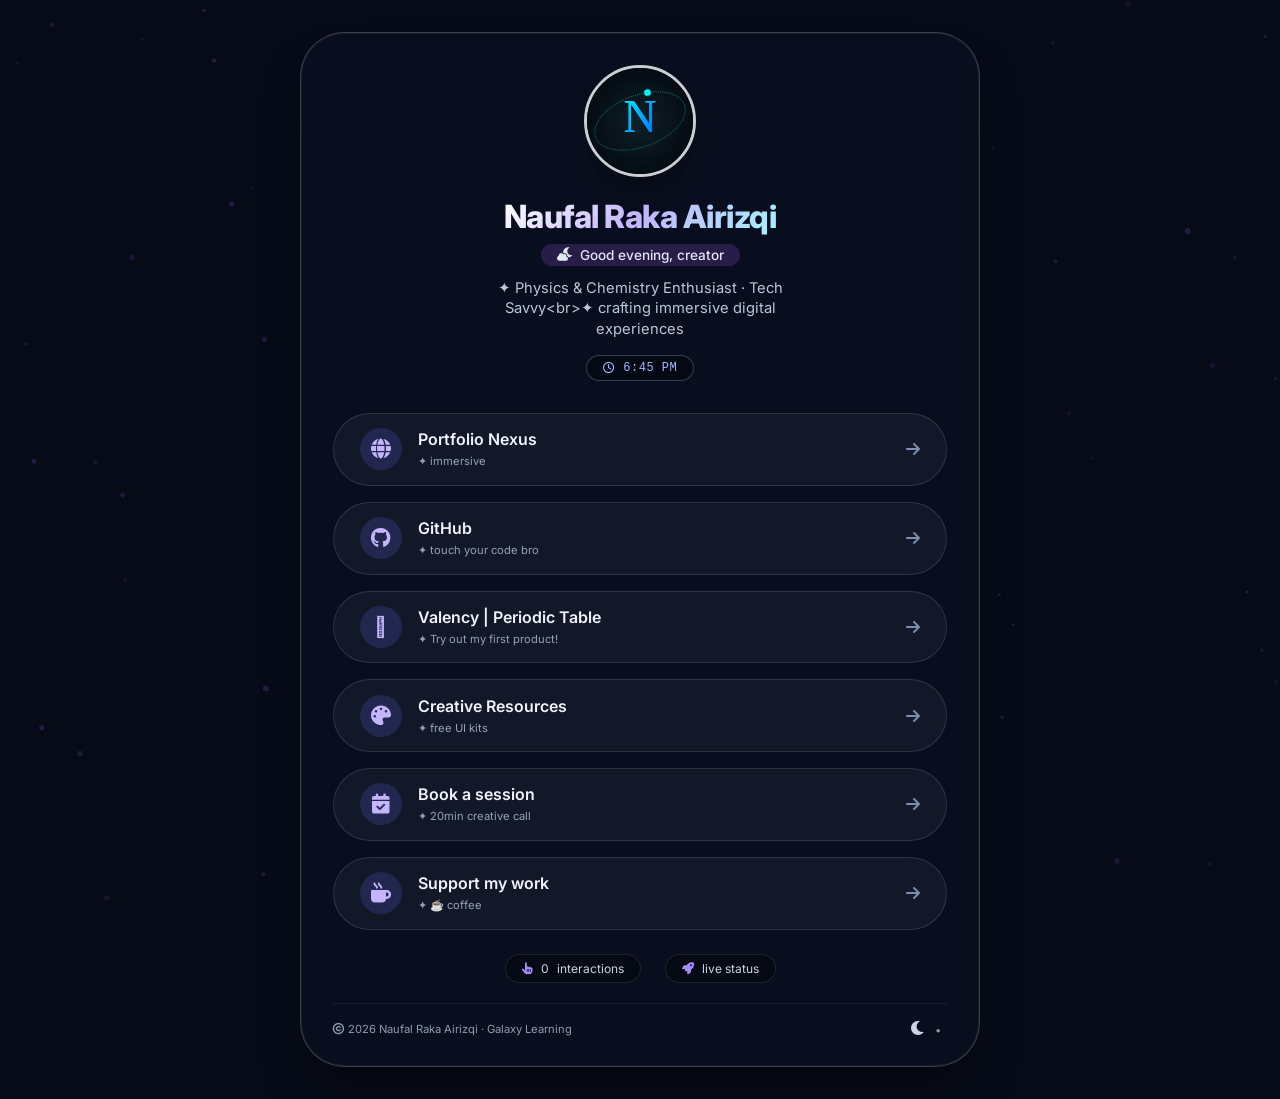
<file: Bio/index.html>
<!DOCTYPE html>
<html lang="en">
<head>
  <meta charset="UTF-8">
  <meta name="viewport" content="width=device-width, initial-scale=1.0, viewport-fit=cover">
  <meta name="theme-color" content="#0a0c15">
  <title>Nexus Pro · Interactive Link in Bio</title>
  <!-- Google tag (gtag.js) -->
<script async src="https://www.googletagmanager.com/gtag/js?id=G-TGDPHG1SYR"></script>
<script>
  window.dataLayer = window.dataLayer || [];
  function gtag(){dataLayer.push(arguments);}
  gtag('js', new Date());

  gtag('config', 'G-TGDPHG1SYR');
</script>
  <!-- Google Fonts + Font Awesome -->
  <link href="https://fonts.googleapis.com/css2?family=Inter:opsz,wght@14..32,300;14..32,400;14..32,500;14..32,600;14..32,700;14..32,800&display=swap" rel="stylesheet">
  <link rel="stylesheet" href="https://cdnjs.cloudflare.com/ajax/libs/font-awesome/6.0.0-beta3/css/all.min.css">
  <link rel="stylesheet" href="css/style.css">
</head>
<body>
  <canvas id="particle-canvas"></canvas>

  <div class="tilt-container" id="tiltCard">
    <div class="bio-card" id="bioCard">
      <div class="profile">
        <div class="avatar-frame">
          <img class="avatar" id="profileAvatar" src="https://ui-avatars.com/api/?background=8B5CF6&color=fff&bold=true&size=110&fontsize=0.55&name=LX&rounded=true&length=2&uppercase=true" alt="Profile">
        </div>
        <h1 class="name" id="profileName">Lena Xu</h1>
        <div class="dynamic-greeting" id="greetingMsg">
          <i class="fas fa-sun"></i> <span id="greetingText">Good day</span>
        </div>
        <div class="bio-text" id="profileBio">
          ✦ design engineer · creative technologist ✦<br> crafting immersive digital experiences
        </div>
        <div class="live-clock" id="liveClock">
          <i class="far fa-clock"></i> <span id="clockTime">--:-- --</span>
        </div>
      </div>

      <div class="links-list" id="linksList"></div>

      <div class="stats-row">
        <div class="stat-badge" id="clickCounterBadge">
          <i class="fas fa-hand-pointer"></i> <span id="clickCount">0</span> interactions
        </div>
        <div class="stat-badge">
          <i class="fas fa-rocket"></i> live status
        </div>
      </div>

      <div class="footer">
        <span id="copyright"><i class="far fa-copyright"></i> 2026 Naufal Raka Airizqi · Galaxy Learning</span>
        <div>
          <button class="theme-toggle" id="themeSwitch" aria-label="Light/Dark mode"><i class="fas fa-moon"></i></button>
          <span style="margin:0 6px">•</span>
        </div>
      </div>
    </div>
  </div>

  <script src="js/config.js"></script>
  <script src="js/main.js"></script>
</body>
</html>
</file>
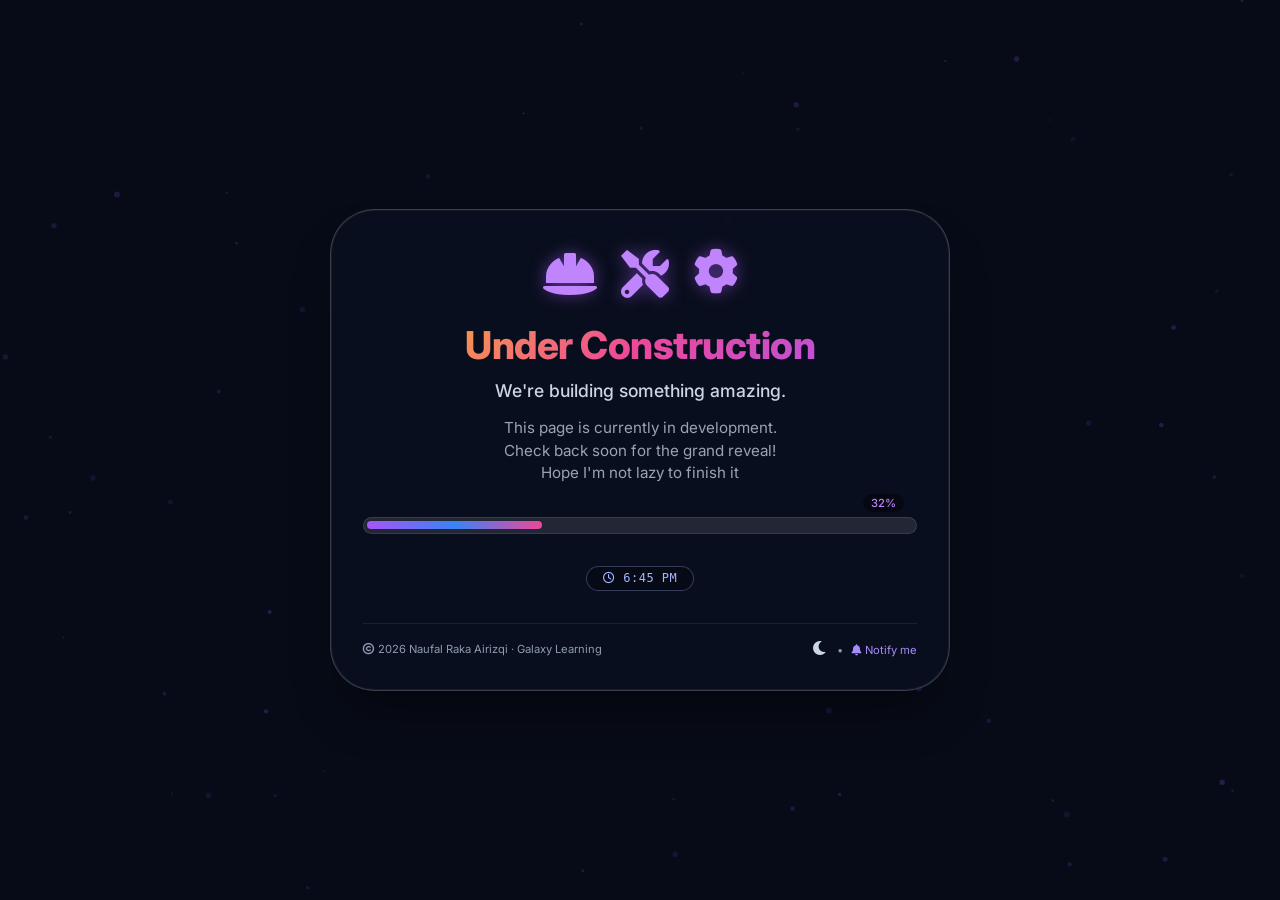
<file: under-construction/index.html>
<!DOCTYPE html>
<html lang="en">
<head>
  <meta charset="UTF-8">
  <meta name="viewport" content="width=device-width, initial-scale=1.0, viewport-fit=cover">
  <meta name="theme-color" content="#0a0c15">
  <title>Site Under Construction · Coming Soon</title>
  <!-- Google Fonts + Font Awesome -->
  <link href="https://fonts.googleapis.com/css2?family=Inter:opsz,wght@14..32,300;14..32,400;14..32,500;14..32,600;14..32,700;14..32,800&display=swap" rel="stylesheet">
  <link rel="stylesheet" href="https://cdnjs.cloudflare.com/ajax/libs/font-awesome/6.0.0-beta3/css/all.min.css">
  <link rel="stylesheet" href="css/style.css">
</head>
<body>
  <canvas id="particle-canvas"></canvas>

  <div class="tilt-container" id="tiltCard">
    <div class="bio-card" id="constructionCard">
      <div class="icon-animation">
        <i class="fas fa-hard-hat"></i>
        <i class="fas fa-tools"></i>
        <i class="fas fa-cog fa-spin"></i>
      </div>
      <h1 class="title" id="pageTitle">Under Construction</h1>
      <div class="subtitle" id="subtitle">
        We're building something amazing.
      </div>
      <div class="message" id="message">
        This page is currently in development.<br>
        Check back soon for the grand reveal!
      </div>
      <div class="progress-container" id="progressContainer">
        <div class="progress-bar" id="progressBar"></div>
        <span class="progress-text" id="progressText">0%</span>
      </div>
      <div class="live-clock" id="liveClock">
        <i class="far fa-clock"></i> <span id="clockTime">--:-- --</span>
      </div>
      <div class="footer">
        <span id="copyright"><i class="far fa-copyright"></i> 2025 Studio</span>
        <div>
          <button class="theme-toggle" id="themeSwitch" aria-label="Light/Dark mode"><i class="fas fa-moon"></i></button>
          <span style="margin:0 6px">•</span>
          <a href="#" id="notifyMe"><i class="fas fa-bell"></i> Notify me</a>
        </div>
      </div>
    </div>
  </div>

  <script src="js/config.js"></script>
  <script src="js/main.js"></script>
</body>
</html>
</file>
<file: Bio/css/style.css>
* {
  margin: 0;
  padding: 0;
  box-sizing: border-box;
  user-select: none; /* improves feel for interactive cards, but text still selectable */
}

body {
  font-family: 'Inter', sans-serif;
  background: #070b17;
  min-height: 100vh;
  display: flex;
  align-items: center;
  justify-content: center;
  padding: 2rem 1.5rem;
  position: relative;
  overflow-x: hidden;
  cursor: default;
}

/* PARTICLE CANVAS */
#particle-canvas {
  position: fixed;
  top: 0;
  left: 0;
  width: 100%;
  height: 100%;
  pointer-events: none;
  z-index: 0;
  opacity: 0.4;
}

/* 3D TILT CONTAINER */
.tilt-container {
  perspective: 1200px;
  width: 100%;
  max-width: 680px;
  position: relative;
  z-index: 5;
}

.bio-card {
  background: rgba(12, 18, 34, 0.65);
  backdrop-filter: blur(14px);
  -webkit-backdrop-filter: blur(14px);
  border-radius: 2.8rem;
  border: 1px solid rgba(255, 255, 255, 0.2);
  box-shadow: 0 30px 50px -20px rgba(0, 0, 0, 0.5), 0 0 0 1px rgba(255, 255, 255, 0.05) inset;
  padding: 2rem 2rem 1.8rem;
  transition: box-shadow 0.3s ease, transform 0.1s linear;
  transform-style: preserve-3d;
}

/* PROFILE SECTION */
.profile {
  display: flex;
  flex-direction: column;
  align-items: center;
  text-align: center;
  margin-bottom: 1.8rem;
}

.avatar-frame {
  position: relative;
  margin-bottom: 1rem;
}

.avatar {
  width: 112px;
  height: 112px;
  border-radius: 50%;
  object-fit: cover;
  border: 3px solid rgba(255, 255, 255, 0.8);
  box-shadow: 0 20px 30px -12px rgba(0, 0, 0, 0.4);
  transition: all 0.3s cubic-bezier(0.2, 0.9, 0.4, 1.1);
}

.avatar:hover {
  transform: scale(1.02);
  border-color: #c084fc;
}

.avatar-frame::before {
  content: '';
  position: absolute;
  inset: -8px;
  border-radius: 50%;
  background: conic-gradient(from 0deg, #a855f7, #3b82f6, #ec489a, #a855f7);
  opacity: 0;
  transition: opacity 0.4s;
  z-index: -1;
}

.avatar-frame:hover::before {
  opacity: 0.7;
  animation: spin 2.5s linear infinite;
}

@keyframes spin {
  100% { transform: rotate(360deg); }
}

.name {
  font-size: 2rem;
  font-weight: 800;
  background: linear-gradient(135deg, #FFFFFF, #c4b5fd, #a5f3fc);
  background-clip: text;
  -webkit-background-clip: text;
  color: transparent;
  letter-spacing: -0.5px;
}

.dynamic-greeting {
  font-size: 0.85rem;
  font-weight: 500;
  background: rgba(168, 85, 247, 0.2);
  padding: 0.2rem 1rem;
  border-radius: 30px;
  display: inline-flex;
  align-items: center;
  gap: 0.5rem;
  color: #e2e8f0;
  margin: 0.5rem 0 0.2rem;
  backdrop-filter: blur(2px);
}

.bio-text {
  font-size: 0.92rem;
  color: #b9c7da;
  max-width: 340px;
  margin: 0.5rem auto 0;
  line-height: 1.4;
}

.live-clock {
  display: inline-flex;
  align-items: center;
  gap: 0.5rem;
  background: rgba(0, 0, 0, 0.3);
  backdrop-filter: blur(4px);
  border-radius: 60px;
  padding: 0.3rem 1rem;
  font-size: 0.75rem;
  font-family: monospace;
  letter-spacing: 0.5px;
  color: #a5b4fc;
  margin-top: 1rem;
  border: 1px solid rgba(165, 180, 252, 0.3);
}

/* LINKS */
.links-list {
  display: flex;
  flex-direction: column;
  gap: 1rem;
  margin: 2rem 0 1.5rem;
}

.link-item {
  display: flex;
  align-items: center;
  justify-content: space-between;
  background: rgba(255, 255, 255, 0.04);
  border: 1px solid rgba(255, 255, 255, 0.12);
  border-radius: 80px;
  padding: 0.9rem 1.6rem;
  text-decoration: none;
  transition: all 0.25s ease;
  cursor: pointer;
  position: relative;
  overflow: hidden;
  backdrop-filter: blur(2px);
}

.ripple-effect {
  position: absolute;
  border-radius: 50%;
  background: rgba(168, 85, 247, 0.5);
  transform: scale(0);
  animation: rippleAnim 0.6s linear;
  pointer-events: none;
}

@keyframes rippleAnim {
  to {
    transform: scale(4);
    opacity: 0;
  }
}

.link-item:hover {
  background: rgba(139, 92, 246, 0.15);
  border-color: rgba(168, 85, 247, 0.6);
  transform: translateY(-2px);
  box-shadow: 0 8px 20px -10px rgba(0, 0, 0, 0.5);
}

.link-left {
  display: flex;
  align-items: center;
  gap: 1rem;
}

.link-icon {
  width: 42px;
  height: 42px;
  background: rgba(99, 102, 241, 0.2);
  border-radius: 50%;
  display: flex;
  align-items: center;
  justify-content: center;
  font-size: 1.25rem;
  color: #c4b5fd;
  transition: all 0.2s;
}

.link-item:hover .link-icon {
  background: #8b5cf6;
  color: white;
  transform: scale(1.05);
}

.link-text {
  font-weight: 600;
  font-size: 1rem;
  color: #f0f3fa;
}

.link-sub {
  font-size: 0.7rem;
  color: #94a3b8;
  margin-left: 0.5rem;
  font-weight: normal;
}

.link-arrow {
  color: #7c8db0;
  transition: transform 0.2s ease;
}

.link-item:hover .link-arrow {
  transform: translateX(6px);
  color: #c084fc;
}

/* STATS */
.stats-row {
  display: flex;
  justify-content: center;
  gap: 1.5rem;
  margin-top: 1rem;
  margin-bottom: 0.8rem;
}

.stat-badge {
  background: rgba(0, 0, 0, 0.35);
  border-radius: 60px;
  padding: 0.4rem 1rem;
  display: flex;
  align-items: center;
  gap: 0.5rem;
  font-size: 0.75rem;
  color: #cbd5e6;
  border: 1px solid rgba(255, 255, 255, 0.1);
  backdrop-filter: blur(2px);
}

.stat-badge i {
  color: #a78bfa;
}

/* FOOTER */
.footer {
  display: flex;
  justify-content: space-between;
  align-items: center;
  flex-wrap: wrap;
  gap: 1rem;
  margin-top: 1.2rem;
  padding-top: 1rem;
  border-top: 1px solid rgba(255, 255, 255, 0.08);
  font-size: 0.7rem;
  color: #8d9bb0;
}

.footer a {
  color: #a78bfa;
  text-decoration: none;
  transition: 0.2s;
}

.footer a:hover {
  color: #e2e8f0;
}

.theme-toggle {
  background: none;
  border: none;
  color: #cbd5e6;
  cursor: pointer;
  font-size: 1rem;
  transition: 0.2s;
}

.theme-toggle:hover {
  color: #c084fc;
  transform: rotate(15deg);
}

/* LIGHT THEME */
body.light {
  background: #f8fafc;
}
body.light .bio-card {
  background: rgba(255, 255, 255, 0.92);
  backdrop-filter: blur(16px);
  border-color: rgba(0, 0, 0, 0.08);
  box-shadow: 0 20px 35px -12px rgba(0, 0, 0, 0.08);
}
body.light .link-item {
  background: rgba(0, 0, 0, 0.02);
  border-color: rgba(0, 0, 0, 0.1);
}
body.light .link-text,
body.light .bio-text,
body.light .stat-badge,
body.light .footer {
  color: #1e293b;
}
body.light .link-icon {
  background: #eef2ff;
  color: #4f46e5;
}
body.light .link-item:hover .link-icon {
  background: #4f46e5;
  color: white;
}
body.light .dynamic-greeting,
body.light .live-clock {
  background: rgba(0, 0, 0, 0.05);
  color: #334155;
  border-color: rgba(0, 0, 0, 0.08);
}
body.light .stat-badge {
  background: rgba(0, 0, 0, 0.03);
  border-color: rgba(0, 0, 0, 0.06);
}
body.light .footer {
  border-top-color: rgba(0, 0, 0, 0.08);
}
body.light .theme-toggle {
  color: #334155;
}
body.light .theme-toggle:hover {
  color: #4f46e5;
}
/* optional: link hover states */
body.light .link-item:hover {
  background: rgba(79, 70, 229, 0.08);
  border-color: rgba(79, 70, 229, 0.3);
}
/* RESPONSIVE */
@media (max-width: 550px) {
  .bio-card {
    padding: 1.5rem;
  }
  .avatar {
    width: 88px;
    height: 88px;
  }
  .name {
    font-size: 1.7rem;
  }
  .link-item {
    padding: 0.7rem 1.2rem;
  }
}

@keyframes fadeSlide {
  from { opacity: 0; transform: translateY(12px); }
  to { opacity: 1; transform: translateY(0); }
}
.link-item, .profile, .stats-row, .footer {
  animation: fadeSlide 0.4s ease forwards;
}
.link-item {
  opacity: 0;
  animation-delay: calc(0.03s * var(--i, 1));
}
</file>
<file: under-construction/css/style.css>
* {
  margin: 0;
  padding: 0;
  box-sizing: border-box;
  user-select: none; /* improves feel, but text still selectable */
}

body {
  font-family: 'Inter', sans-serif;
  background: #070b17;
  min-height: 100vh;
  display: flex;
  align-items: center;
  justify-content: center;
  padding: 2rem 1.5rem;
  position: relative;
  overflow-x: hidden;
  cursor: default;
}

/* PARTICLE CANVAS */
#particle-canvas {
  position: fixed;
  top: 0;
  left: 0;
  width: 100%;
  height: 100%;
  pointer-events: none;
  z-index: 0;
  opacity: 0.4;
}

/* 3D TILT CONTAINER */
.tilt-container {
  perspective: 1200px;
  width: 100%;
  max-width: 620px;
  position: relative;
  z-index: 5;
}

.bio-card {
  background: rgba(12, 18, 34, 0.65);
  backdrop-filter: blur(14px);
  -webkit-backdrop-filter: blur(14px);
  border-radius: 2.8rem;
  border: 1px solid rgba(255, 255, 255, 0.2);
  box-shadow: 0 30px 50px -20px rgba(0, 0, 0, 0.5), 0 0 0 1px rgba(255, 255, 255, 0.05) inset;
  padding: 2.5rem 2rem 2rem;
  transition: box-shadow 0.3s ease, transform 0.1s linear;
  transform-style: preserve-3d;
  text-align: center;
}

/* ICON ANIMATION */
.icon-animation {
  display: flex;
  justify-content: center;
  gap: 1.5rem;
  font-size: 3rem;
  margin-bottom: 1.5rem;
  color: #c084fc;
  animation: float 3s ease-in-out infinite;
}

.icon-animation i {
  filter: drop-shadow(0 0 8px rgba(168,85,247,0.5));
}

.icon-animation i:nth-child(1) { animation: bounce 2s infinite; }
.icon-animation i:nth-child(2) { animation: bounce 2s infinite 0.3s; }
.icon-animation i:nth-child(3) { animation: spin 4s linear infinite; font-size: 2.8rem; }

@keyframes bounce {
  0%, 100% { transform: translateY(0); }
  50% { transform: translateY(-8px); }
}
@keyframes float {
  0%, 100% { transform: translateY(0); }
  50% { transform: translateY(-10px); }
}
@keyframes spin {
  100% { transform: rotate(360deg); }
}

.title {
  font-size: 2.4rem;
  font-weight: 800;
  background: linear-gradient(135deg, #fbbf24, #ec489a, #a855f7);
  background-clip: text;
  -webkit-background-clip: text;
  color: transparent;
  letter-spacing: -0.5px;
  margin-bottom: 0.75rem;
}

.subtitle {
  font-size: 1.1rem;
  font-weight: 500;
  color: #cbd5e6;
  margin-bottom: 1rem;
}

.message {
  font-size: 0.95rem;
  color: #9ca3af;
  line-height: 1.5;
  margin-bottom: 2rem;
}

/* PROGRESS BAR */
.progress-container {
  width: 100%;
  background: rgba(255,255,255,0.1);
  border-radius: 100px;
  padding: 0.2rem;
  margin: 1rem 0 1.5rem;
  position: relative;
  backdrop-filter: blur(2px);
  border: 1px solid rgba(255,255,255,0.1);
}

.progress-bar {
  width: 0%;
  height: 8px;
  background: linear-gradient(90deg, #a855f7, #3b82f6, #ec489a);
  border-radius: 100px;
  transition: width 0.5s ease;
}

.progress-text {
  position: absolute;
  right: 12px;
  top: -24px;
  font-size: 0.7rem;
  font-weight: 500;
  color: #c084fc;
  background: rgba(0,0,0,0.4);
  padding: 2px 8px;
  border-radius: 20px;
}

.live-clock {
  display: inline-flex;
  align-items: center;
  gap: 0.5rem;
  background: rgba(0, 0, 0, 0.3);
  backdrop-filter: blur(4px);
  border-radius: 60px;
  padding: 0.3rem 1rem;
  font-size: 0.75rem;
  font-family: monospace;
  letter-spacing: 0.5px;
  color: #a5b4fc;
  margin-top: 0.5rem;
  border: 1px solid rgba(165, 180, 252, 0.3);
}

/* FOOTER */
.footer {
  display: flex;
  justify-content: space-between;
  align-items: center;
  flex-wrap: wrap;
  gap: 1rem;
  margin-top: 2rem;
  padding-top: 1rem;
  border-top: 1px solid rgba(255, 255, 255, 0.08);
  font-size: 0.7rem;
  color: #8d9bb0;
}

.footer a {
  color: #a78bfa;
  text-decoration: none;
  transition: 0.2s;
}

.footer a:hover {
  color: #e2e8f0;
}

.theme-toggle {
  background: none;
  border: none;
  color: #cbd5e6;
  cursor: pointer;
  font-size: 1rem;
  transition: 0.2s;
}

.theme-toggle:hover {
  color: #c084fc;
  transform: rotate(15deg);
}

/* LIGHT THEME */
body.light {
  background: #eef2ff;
}
body.light .bio-card {
  background: rgba(255, 255, 255, 0.75);
  backdrop-filter: blur(16px);
  border-color: rgba(0, 0, 0, 0.1);
  box-shadow: 0 20px 35px -12px rgba(0, 0, 0, 0.1);
}
body.light .subtitle,
body.light .message,
body.light .footer {
  color: #1e293b;
}
body.light .live-clock {
  background: rgba(0,0,0,0.05);
  color: #334155;
}
body.light .progress-container {
  background: rgba(0,0,0,0.05);
  border-color: rgba(0,0,0,0.1);
}
body.light .progress-text {
  background: rgba(0,0,0,0.1);
  color: #8b5cf6;
}

/* RESPONSIVE */
@media (max-width: 550px) {
  .bio-card {
    padding: 1.5rem;
  }
  .title {
    font-size: 1.8rem;
  }
  .icon-animation {
    font-size: 2.5rem;
    gap: 1rem;
  }
}

@keyframes fadeSlide {
  from { opacity: 0; transform: translateY(12px); }
  to { opacity: 1; transform: translateY(0); }
}
.bio-card, .icon-animation, .title, .subtitle, .message, .progress-container, .footer {
  animation: fadeSlide 0.5s ease forwards;
}
</file>
